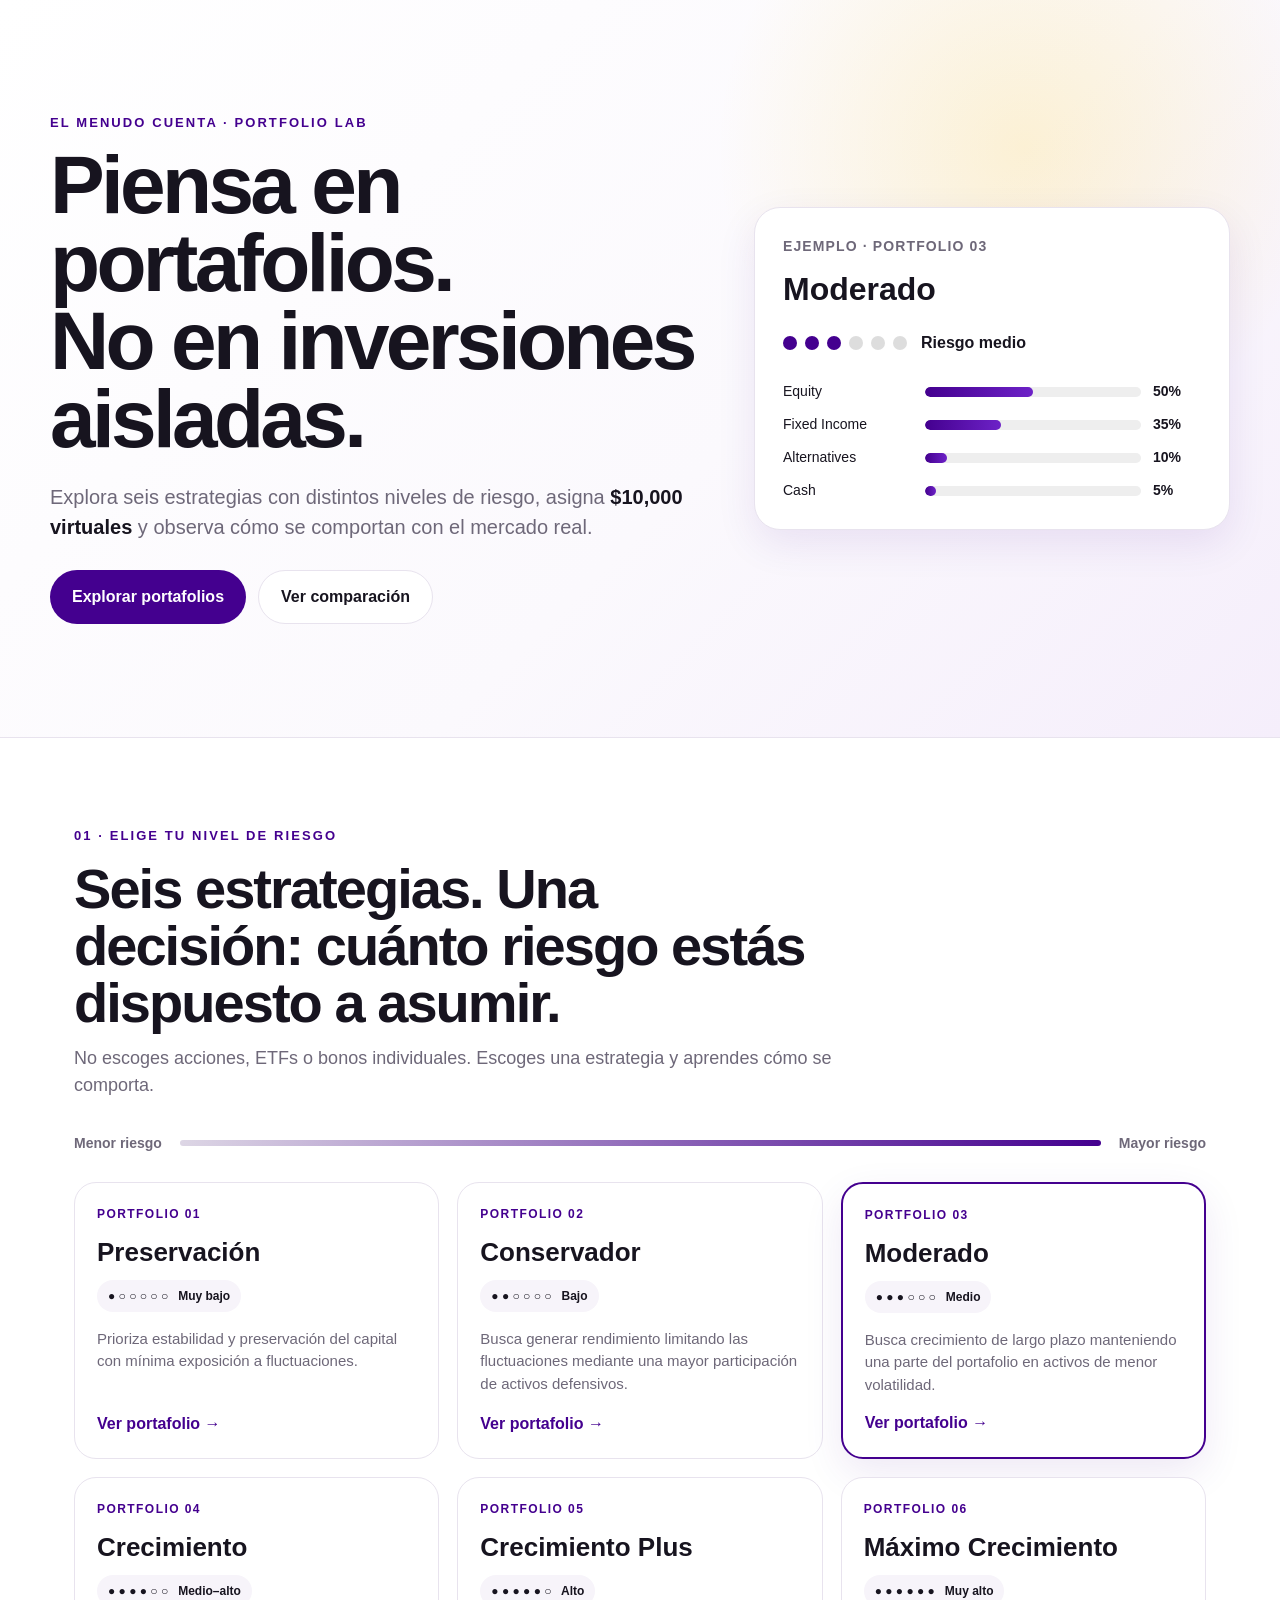
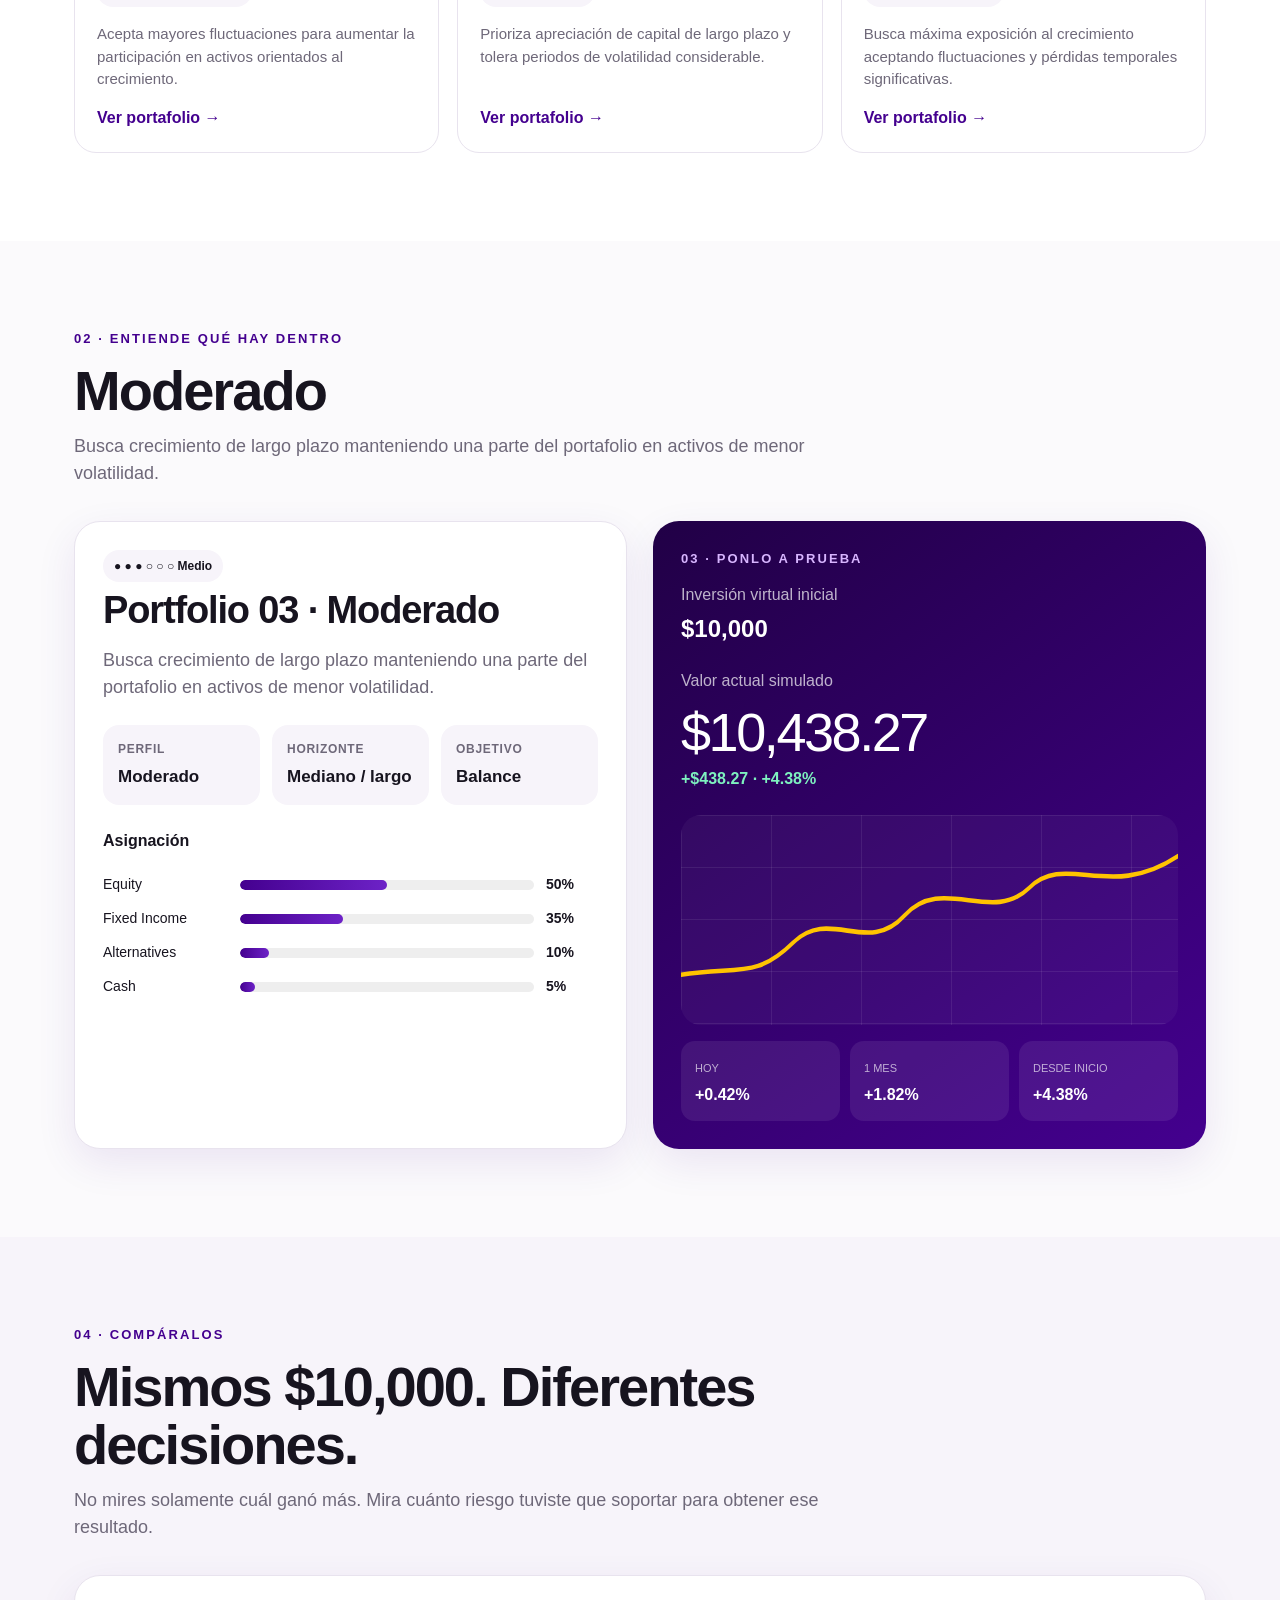
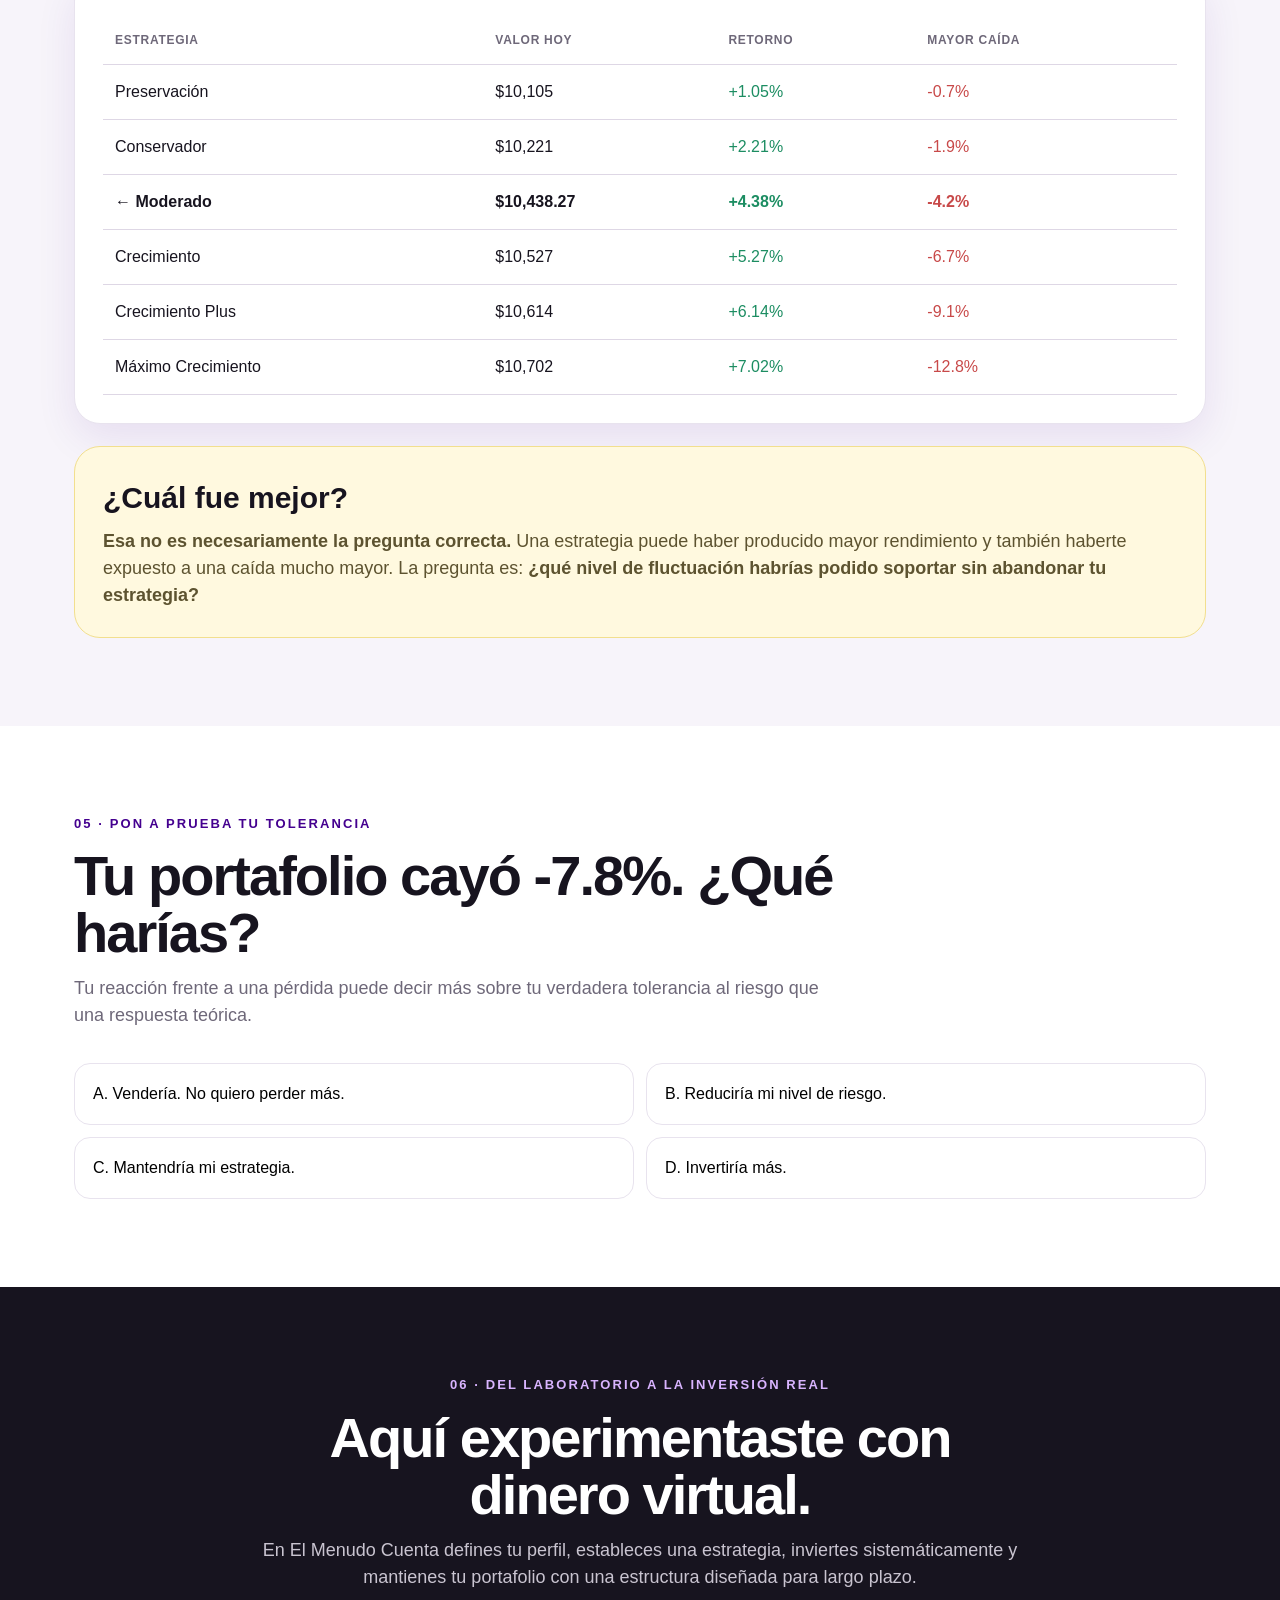
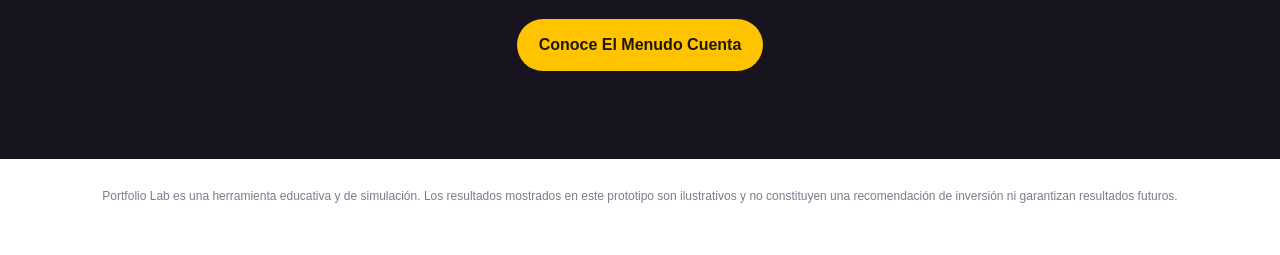
<file: portfolio-lap.html>
<!DOCTYPE html>
<html lang="es">
<head>
  <meta charset="UTF-8" />
  <meta name="viewport" content="width=device-width, initial-scale=1.0" />
  <title>Portfolio Lab Prototype</title>
  <style>
    :root{
      --emc-purple:#44008f;
      --emc-purple-2:#6d22c7;
      --emc-yellow:#ffc300;
      --ink:#17141f;
      --muted:#6e6879;
      --line:#e8e3ee;
      --soft:#f7f4fa;
      --white:#ffffff;
      --green:#1c8d62;
      --red:#c84949;
      --shadow:0 14px 40px rgba(68,0,143,.09);
    }

    *{box-sizing:border-box}
    html{scroll-behavior:smooth}
    body{
      margin:0;
      font-family:Arial, Helvetica, sans-serif;
      color:var(--ink);
      background:#fff;
      line-height:1.5;
    }
    h1,h2,h3,h4,p{margin-top:0}
    button{font:inherit}
    .wrap{max-width:1180px;margin:0 auto;padding:0 24px}

    .hero{
      min-height:82vh;
      display:flex;
      align-items:center;
      background:
        radial-gradient(circle at 80% 20%, rgba(255,195,0,.16), transparent 26%),
        linear-gradient(135deg, #fff 0%, #fbf9fd 58%, #f5eefb 100%);
      border-bottom:1px solid var(--line);
    }
    .hero-grid{
      display:grid;
      grid-template-columns:1.15fr .85fr;
      gap:60px;
      align-items:center;
      padding:80px 0;
    }
    .eyebrow{
      font-size:13px;
      font-weight:800;
      letter-spacing:.16em;
      text-transform:uppercase;
      color:var(--emc-purple);
      margin-bottom:14px;
    }
    h1{
      font-size:clamp(42px,7vw,82px);
      line-height:.95;
      letter-spacing:-.045em;
      margin-bottom:24px;
    }
    .hero p{
      max-width:720px;
      font-size:20px;
      color:var(--muted);
    }
    .hero strong{color:var(--ink)}
    .hero-actions{display:flex;gap:12px;flex-wrap:wrap;margin-top:28px}
    .btn{
      border:none;
      border-radius:999px;
      padding:14px 22px;
      cursor:pointer;
      font-weight:800;
      transition:.2s ease;
      text-decoration:none;
      display:inline-flex;
      align-items:center;
      justify-content:center;
    }
    .btn-primary{background:var(--emc-purple);color:white}
    .btn-primary:hover{transform:translateY(-2px);box-shadow:0 10px 24px rgba(68,0,143,.18)}
    .btn-secondary{background:white;border:1px solid var(--line);color:var(--ink)}
    .btn-secondary:hover{border-color:#cbb8dc}

    .hero-card{
      background:var(--white);
      border:1px solid var(--line);
      border-radius:26px;
      padding:28px;
      box-shadow:var(--shadow);
    }
    .hero-card .mini-title{font-size:14px;font-weight:800;color:var(--muted);text-transform:uppercase;letter-spacing:.08em}
    .risk-line{display:flex;align-items:center;gap:8px;margin:18px 0 26px}
    .risk-dot{width:14px;height:14px;border-radius:50%;background:#ddd}
    .risk-dot.on{background:var(--emc-purple)}
    .portfolio-preview{display:grid;gap:12px}
    .asset-row{display:grid;grid-template-columns:130px 1fr 48px;gap:12px;align-items:center;font-size:14px}
    .bar{height:10px;border-radius:999px;background:#eee;overflow:hidden}
    .bar > span{display:block;height:100%;border-radius:999px;background:linear-gradient(90deg,var(--emc-purple),var(--emc-purple-2))}

    section{padding:88px 0}
    .section-head{max-width:760px;margin-bottom:34px}
    .section-head h2{font-size:clamp(34px,5vw,56px);line-height:1.02;letter-spacing:-.035em;margin-bottom:14px}
    .section-head p{font-size:18px;color:var(--muted)}

    .risk-scale{
      display:flex;
      justify-content:space-between;
      align-items:center;
      gap:18px;
      margin:18px 0 28px;
      color:var(--muted);
      font-weight:700;
      font-size:14px;
    }
    .scale-line{flex:1;height:6px;border-radius:99px;background:linear-gradient(90deg,#ddd6e5 0%, var(--emc-purple) 100%)}

    .cards{
      display:grid;
      grid-template-columns:repeat(3,1fr);
      gap:18px;
    }
    .card{
      border:1px solid var(--line);
      border-radius:22px;
      padding:22px;
      background:#fff;
      transition:.2s ease;
      cursor:pointer;
      min-height:260px;
      display:flex;
      flex-direction:column;
      justify-content:space-between;
    }
    .card:hover{transform:translateY(-4px);box-shadow:var(--shadow)}
    .card.active{border:2px solid var(--emc-purple);box-shadow:var(--shadow)}
    .card .num{font-size:12px;font-weight:800;letter-spacing:.12em;color:var(--emc-purple)}
    .card h3{font-size:26px;margin:10px 0 8px}
    .card p{color:var(--muted);font-size:15px}
    .badge{display:inline-flex;align-items:center;gap:7px;padding:7px 11px;border-radius:999px;background:var(--soft);font-size:12px;font-weight:800;width:max-content}
    .card-link{font-weight:800;color:var(--emc-purple)}

    .detail-shell{
      display:grid;
      grid-template-columns:1fr 1fr;
      gap:26px;
      align-items:stretch;
    }
    .detail-panel,.sim-panel,.compare-panel,.lesson-panel{
      border:1px solid var(--line);
      border-radius:26px;
      background:white;
      padding:28px;
      box-shadow:var(--shadow);
    }
    .detail-panel h3{font-size:38px;letter-spacing:-.03em;margin-bottom:8px}
    .detail-panel .subtitle{font-size:18px;color:var(--muted);margin-bottom:24px}
    .metric-grid{display:grid;grid-template-columns:repeat(3,1fr);gap:12px;margin:24px 0}
    .metric{padding:15px;border-radius:16px;background:var(--soft)}
    .metric span{display:block;color:var(--muted);font-size:12px;font-weight:700;text-transform:uppercase;letter-spacing:.06em}
    .metric strong{display:block;margin-top:6px;font-size:17px}

    .allocation-list{display:grid;gap:13px;margin-top:20px}
    .allocation-row{display:grid;grid-template-columns:125px 1fr 52px;gap:12px;align-items:center;font-size:14px}

    .sim-panel{
      background:linear-gradient(145deg,#210046,#44008f);
      color:white;
      border:none;
    }
    .sim-panel .muted{color:rgba(255,255,255,.7)}
    .sim-number{font-size:54px;line-height:1;margin:12px 0 8px;letter-spacing:-.045em}
    .gain{color:#7ef1bf;font-weight:800}
    .chart{
      height:210px;
      margin-top:24px;
      border-radius:20px;
      background:
        linear-gradient(rgba(255,255,255,.08) 1px, transparent 1px),
        linear-gradient(90deg, rgba(255,255,255,.08) 1px, transparent 1px),
        rgba(255,255,255,.04);
      background-size:100% 52px, 90px 100%, auto;
      position:relative;
      overflow:hidden;
    }
    .chart svg{width:100%;height:100%;position:absolute;inset:0}
    .chart path{fill:none;stroke:#ffc300;stroke-width:5;stroke-linecap:round;stroke-linejoin:round}
    .sim-stats{display:grid;grid-template-columns:repeat(3,1fr);gap:10px;margin-top:16px}
    .sim-stat{background:rgba(255,255,255,.08);padding:14px;border-radius:14px}
    .sim-stat span{font-size:11px;color:rgba(255,255,255,.66);text-transform:uppercase}
    .sim-stat strong{display:block;margin-top:4px}

    .compare{background:var(--soft)}
    .compare-table{width:100%;border-collapse:collapse;margin-top:12px}
    .compare-table th,.compare-table td{padding:15px 12px;border-bottom:1px solid #ded7e5;text-align:left}
    .compare-table th{font-size:12px;color:var(--muted);text-transform:uppercase;letter-spacing:.06em}
    .compare-table tr.selected{background:white;font-weight:800}
    .compare-table .pos{color:var(--green)}
    .compare-table .neg{color:var(--red)}

    .lesson-panel{margin-top:22px;background:#fff9df;border-color:#f2df8e;box-shadow:none}
    .lesson-panel h3{font-size:30px;margin-bottom:8px}
    .lesson-panel p{font-size:18px;color:#5d5330;margin-bottom:0}

    .reaction-grid{display:grid;grid-template-columns:repeat(2,1fr);gap:12px;margin-top:22px}
    .reaction{
      text-align:left;
      background:white;
      border:1px solid var(--line);
      border-radius:16px;
      padding:18px;
      cursor:pointer;
      transition:.2s ease;
    }
    .reaction:hover{border-color:var(--emc-purple);transform:translateY(-2px)}
    .reaction.selected{background:#f2e9fb;border-color:var(--emc-purple)}

    .cta{
      background:var(--ink);
      color:white;
      text-align:center;
    }
    .cta .section-head{margin:0 auto 28px}
    .cta .section-head p{color:#c9c4d0}
    .cta .btn-primary{background:var(--emc-yellow);color:#1e1800}

    .disclaimer{
      padding:28px 0 50px;
      color:#81798d;
      font-size:12px;
      text-align:center;
    }

    @media (max-width: 900px){
      .hero-grid,.detail-shell{grid-template-columns:1fr}
      .cards{grid-template-columns:repeat(2,1fr)}
      .hero{min-height:auto}
      .hero-grid{padding:64px 0}
    }
    @media (max-width: 620px){
      .wrap{padding:0 16px}
      section{padding:62px 0}
      .cards{grid-template-columns:1fr}
      .metric-grid,.sim-stats,.reaction-grid{grid-template-columns:1fr}
      .asset-row,.allocation-row{grid-template-columns:100px 1fr 44px}
      .compare-table{font-size:13px}
      .compare-table th,.compare-table td{padding:11px 7px}
      h1{font-size:48px}
      .sim-number{font-size:44px}
    }
  </style>
</head>
<body>

  <header class="hero">
    <div class="wrap hero-grid">
      <div>
        <div class="eyebrow">El Menudo Cuenta · Portfolio Lab</div>
        <h1>Piensa en portafolios.<br>No en inversiones aisladas.</h1>
        <p>Explora seis estrategias con distintos niveles de riesgo, asigna <strong>$10,000 virtuales</strong> y observa cómo se comportan con el mercado real.</p>
        <div class="hero-actions">
          <a class="btn btn-primary" href="#portfolios">Explorar portafolios</a>
          <a class="btn btn-secondary" href="#compare">Ver comparación</a>
        </div>
      </div>

      <div class="hero-card">
        <div class="mini-title">Ejemplo · Portfolio 03</div>
        <h3 style="font-size:32px;margin:8px 0 0">Moderado</h3>
        <div class="risk-line">
          <span class="risk-dot on"></span><span class="risk-dot on"></span><span class="risk-dot on"></span>
          <span class="risk-dot"></span><span class="risk-dot"></span><span class="risk-dot"></span>
          <strong style="margin-left:6px">Riesgo medio</strong>
        </div>
        <div class="portfolio-preview">
          <div class="asset-row"><span>Equity</span><div class="bar"><span style="width:50%"></span></div><strong>50%</strong></div>
          <div class="asset-row"><span>Fixed Income</span><div class="bar"><span style="width:35%"></span></div><strong>35%</strong></div>
          <div class="asset-row"><span>Alternatives</span><div class="bar"><span style="width:10%"></span></div><strong>10%</strong></div>
          <div class="asset-row"><span>Cash</span><div class="bar"><span style="width:5%"></span></div><strong>5%</strong></div>
        </div>
      </div>
    </div>
  </header>

  <section id="portfolios">
    <div class="wrap">
      <div class="section-head">
        <div class="eyebrow">01 · Elige tu nivel de riesgo</div>
        <h2>Seis estrategias. Una decisión: cuánto riesgo estás dispuesto a asumir.</h2>
        <p>No escoges acciones, ETFs o bonos individuales. Escoges una estrategia y aprendes cómo se comporta.</p>
      </div>

      <div class="risk-scale"><span>Menor riesgo</span><div class="scale-line"></div><span>Mayor riesgo</span></div>

      <div class="cards" id="portfolioCards"></div>
    </div>
  </section>

  <section style="background:#fbfafc">
    <div class="wrap">
      <div class="section-head">
        <div class="eyebrow">02 · Entiende qué hay dentro</div>
        <h2 id="detailTitle">Moderado</h2>
        <p id="detailLead">Equilibra crecimiento y estabilidad.</p>
      </div>

      <div class="detail-shell">
        <div class="detail-panel">
          <div class="badge" id="riskBadge">● ● ● ○ ○ ○ &nbsp; Riesgo medio</div>
          <h3 id="detailName">Portfolio 03 · Moderado</h3>
          <p class="subtitle" id="detailDescription">Busca crecimiento de largo plazo manteniendo una parte del portafolio en activos de menor volatilidad.</p>

          <div class="metric-grid">
            <div class="metric"><span>Perfil</span><strong id="profileMetric">Moderado</strong></div>
            <div class="metric"><span>Horizonte</span><strong id="horizonMetric">Mediano / largo</strong></div>
            <div class="metric"><span>Objetivo</span><strong id="goalMetric">Balance</strong></div>
          </div>

          <h4>Asignación</h4>
          <div class="allocation-list" id="allocationList"></div>
        </div>

        <div class="sim-panel">
          <div class="eyebrow" style="color:#d8b5ff">03 · Ponlo a prueba</div>
          <p class="muted" style="margin-bottom:4px">Inversión virtual inicial</p>
          <div style="font-size:24px;font-weight:800">$10,000</div>
          <p class="muted" style="margin:22px 0 0">Valor actual simulado</p>
          <div class="sim-number" id="simValue">$10,438.27</div>
          <div class="gain" id="simGain">+$438.27 · +4.38%</div>

          <div class="chart">
            <svg viewBox="0 0 800 230" preserveAspectRatio="none" aria-hidden="true">
              <path d="M0,175 C90,165 120,180 180,140 S300,155 360,110 S500,120 560,80 S690,95 800,45" />
            </svg>
          </div>

          <div class="sim-stats">
            <div class="sim-stat"><span>Hoy</span><strong>+0.42%</strong></div>
            <div class="sim-stat"><span>1 mes</span><strong>+1.82%</strong></div>
            <div class="sim-stat"><span>Desde inicio</span><strong id="sinceStart">+4.38%</strong></div>
          </div>
        </div>
      </div>
    </div>
  </section>

  <section id="compare" class="compare">
    <div class="wrap">
      <div class="section-head">
        <div class="eyebrow">04 · Compáralos</div>
        <h2>Mismos $10,000. Diferentes decisiones.</h2>
        <p>No mires solamente cuál ganó más. Mira cuánto riesgo tuviste que soportar para obtener ese resultado.</p>
      </div>

      <div class="compare-panel">
        <div style="overflow-x:auto">
          <table class="compare-table">
            <thead>
              <tr><th>Estrategia</th><th>Valor hoy</th><th>Retorno</th><th>Mayor caída</th></tr>
            </thead>
            <tbody id="compareBody"></tbody>
          </table>
        </div>
      </div>

      <div class="lesson-panel">
        <h3>¿Cuál fue mejor?</h3>
        <p><strong>Esa no es necesariamente la pregunta correcta.</strong> Una estrategia puede haber producido mayor rendimiento y también haberte expuesto a una caída mucho mayor. La pregunta es: <strong>¿qué nivel de fluctuación habrías podido soportar sin abandonar tu estrategia?</strong></p>
      </div>
    </div>
  </section>

  <section>
    <div class="wrap">
      <div class="section-head">
        <div class="eyebrow">05 · Pon a prueba tu tolerancia</div>
        <h2>Tu portafolio cayó -7.8%. ¿Qué harías?</h2>
        <p>Tu reacción frente a una pérdida puede decir más sobre tu verdadera tolerancia al riesgo que una respuesta teórica.</p>
      </div>
      <div class="reaction-grid">
        <button class="reaction">A. Vendería. No quiero perder más.</button>
        <button class="reaction">B. Reduciría mi nivel de riesgo.</button>
        <button class="reaction">C. Mantendría mi estrategia.</button>
        <button class="reaction">D. Invertiría más.</button>
      </div>
      <div id="reactionMessage" class="lesson-panel" style="display:none"></div>
    </div>
  </section>

  <section class="cta">
    <div class="wrap">
      <div class="section-head">
        <div class="eyebrow" style="color:#d9b4ff">06 · Del laboratorio a la inversión real</div>
        <h2>Aquí experimentaste con dinero virtual.</h2>
        <p>En El Menudo Cuenta defines tu perfil, estableces una estrategia, inviertes sistemáticamente y mantienes tu portafolio con una estructura diseñada para largo plazo.</p>
      </div>
      <a class="btn btn-primary" href="#">Conoce El Menudo Cuenta</a>
    </div>
  </section>

  <div class="wrap disclaimer">
    Portfolio Lab es una herramienta educativa y de simulación. Los resultados mostrados en este prototipo son ilustrativos y no constituyen una recomendación de inversión ni garantizan resultados futuros.
  </div>

<script>
  const portfolios = [
    {id:1,name:'Preservación',risk:'Muy bajo',dots:1,profile:'Muy conservador',horizon:'Corto / mediano',goal:'Preservación',desc:'Prioriza estabilidad y preservación del capital con mínima exposición a fluctuaciones.',allocation:{Equity:10,'Fixed Income':55,Alternatives:5,Cash:30},value:10105,ret:1.05,dd:-0.7},
    {id:2,name:'Conservador',risk:'Bajo',dots:2,profile:'Conservador',horizon:'Mediano',goal:'Estabilidad',desc:'Busca generar rendimiento limitando las fluctuaciones mediante una mayor participación de activos defensivos.',allocation:{Equity:25,'Fixed Income':55,Alternatives:10,Cash:10},value:10221,ret:2.21,dd:-1.9},
    {id:3,name:'Moderado',risk:'Medio',dots:3,profile:'Moderado',horizon:'Mediano / largo',goal:'Balance',desc:'Busca crecimiento de largo plazo manteniendo una parte del portafolio en activos de menor volatilidad.',allocation:{Equity:50,'Fixed Income':35,Alternatives:10,Cash:5},value:10438.27,ret:4.38,dd:-4.2},
    {id:4,name:'Crecimiento',risk:'Medio–alto',dots:4,profile:'Moderado-agresivo',horizon:'Largo',goal:'Crecimiento',desc:'Acepta mayores fluctuaciones para aumentar la participación en activos orientados al crecimiento.',allocation:{Equity:65,'Fixed Income':20,Alternatives:10,Cash:5},value:10527,ret:5.27,dd:-6.7},
    {id:5,name:'Crecimiento Plus',risk:'Alto',dots:5,profile:'Agresivo',horizon:'Largo',goal:'Crecimiento fuerte',desc:'Prioriza apreciación de capital de largo plazo y tolera periodos de volatilidad considerable.',allocation:{Equity:75,'Fixed Income':10,Alternatives:15,Cash:0},value:10614,ret:6.14,dd:-9.1},
    {id:6,name:'Máximo Crecimiento',risk:'Muy alto',dots:6,profile:'Muy agresivo',horizon:'Muy largo',goal:'Máximo crecimiento',desc:'Busca máxima exposición al crecimiento aceptando fluctuaciones y pérdidas temporales significativas.',allocation:{Equity:85,'Fixed Income':0,Alternatives:15,Cash:0},value:10702,ret:7.02,dd:-12.8}
  ];

  let selectedId = 3;
  const cards = document.getElementById('portfolioCards');
  const compareBody = document.getElementById('compareBody');

  function dots(n){return Array.from({length:6},(_,i)=> i<n?'●':'○').join(' ')}

  function renderCards(){
    cards.innerHTML = portfolios.map(p=>`
      <article class="card ${p.id===selectedId?'active':''}" onclick="selectPortfolio(${p.id})">
        <div>
          <div class="num">PORTFOLIO ${String(p.id).padStart(2,'0')}</div>
          <h3>${p.name}</h3>
          <div class="badge">${dots(p.dots)} &nbsp; ${p.risk}</div>
          <p style="margin-top:16px">${p.desc}</p>
        </div>
        <div class="card-link">Ver portafolio →</div>
      </article>
    `).join('');
  }

  function renderCompare(){
    compareBody.innerHTML = portfolios.map(p=>`
      <tr class="${p.id===selectedId?'selected':''}">
        <td>${p.id===selectedId?'← ':''}${p.name}</td>
        <td>$${Number(p.value).toLocaleString(undefined,{minimumFractionDigits:0,maximumFractionDigits:2})}</td>
        <td class="pos">+${p.ret.toFixed(2)}%</td>
        <td class="neg">${p.dd.toFixed(1)}%</td>
      </tr>
    `).join('');
  }

  function selectPortfolio(id){
    selectedId=id;
    const p=portfolios.find(x=>x.id===id);
    document.getElementById('detailTitle').textContent=p.name;
    document.getElementById('detailLead').textContent=p.desc;
    document.getElementById('detailName').textContent=`Portfolio ${String(p.id).padStart(2,'0')} · ${p.name}`;
    document.getElementById('detailDescription').textContent=p.desc;
    document.getElementById('riskBadge').textContent=`${dots(p.dots)}   ${p.risk}`;
    document.getElementById('profileMetric').textContent=p.profile;
    document.getElementById('horizonMetric').textContent=p.horizon;
    document.getElementById('goalMetric').textContent=p.goal;
    document.getElementById('simValue').textContent='$'+Number(p.value).toLocaleString(undefined,{minimumFractionDigits:2,maximumFractionDigits:2});
    const gain=p.value-10000;
    document.getElementById('simGain').textContent=`+$${gain.toLocaleString(undefined,{minimumFractionDigits:2,maximumFractionDigits:2})} · +${p.ret.toFixed(2)}%`;
    document.getElementById('sinceStart').textContent=`+${p.ret.toFixed(2)}%`;
    document.getElementById('allocationList').innerHTML=Object.entries(p.allocation).map(([k,v])=>`
      <div class="allocation-row"><span>${k}</span><div class="bar"><span style="width:${v}%"></span></div><strong>${v}%</strong></div>
    `).join('');
    renderCards();renderCompare();
  }

  document.querySelectorAll('.reaction').forEach(btn=>{
    btn.addEventListener('click',()=>{
      document.querySelectorAll('.reaction').forEach(b=>b.classList.remove('selected'));
      btn.classList.add('selected');
      const box=document.getElementById('reactionMessage');
      box.style.display='block';
      box.innerHTML='<h3>La reacción importa.</h3><p>La tolerancia al riesgo no es solamente cuánto quieres ganar. También es cuánto puedes ver caer tu portafolio sin abandonar el plan en el peor momento.</p>';
    });
  });

  renderCards();
  selectPortfolio(3);
</script>
</body>
</html>
</file>
